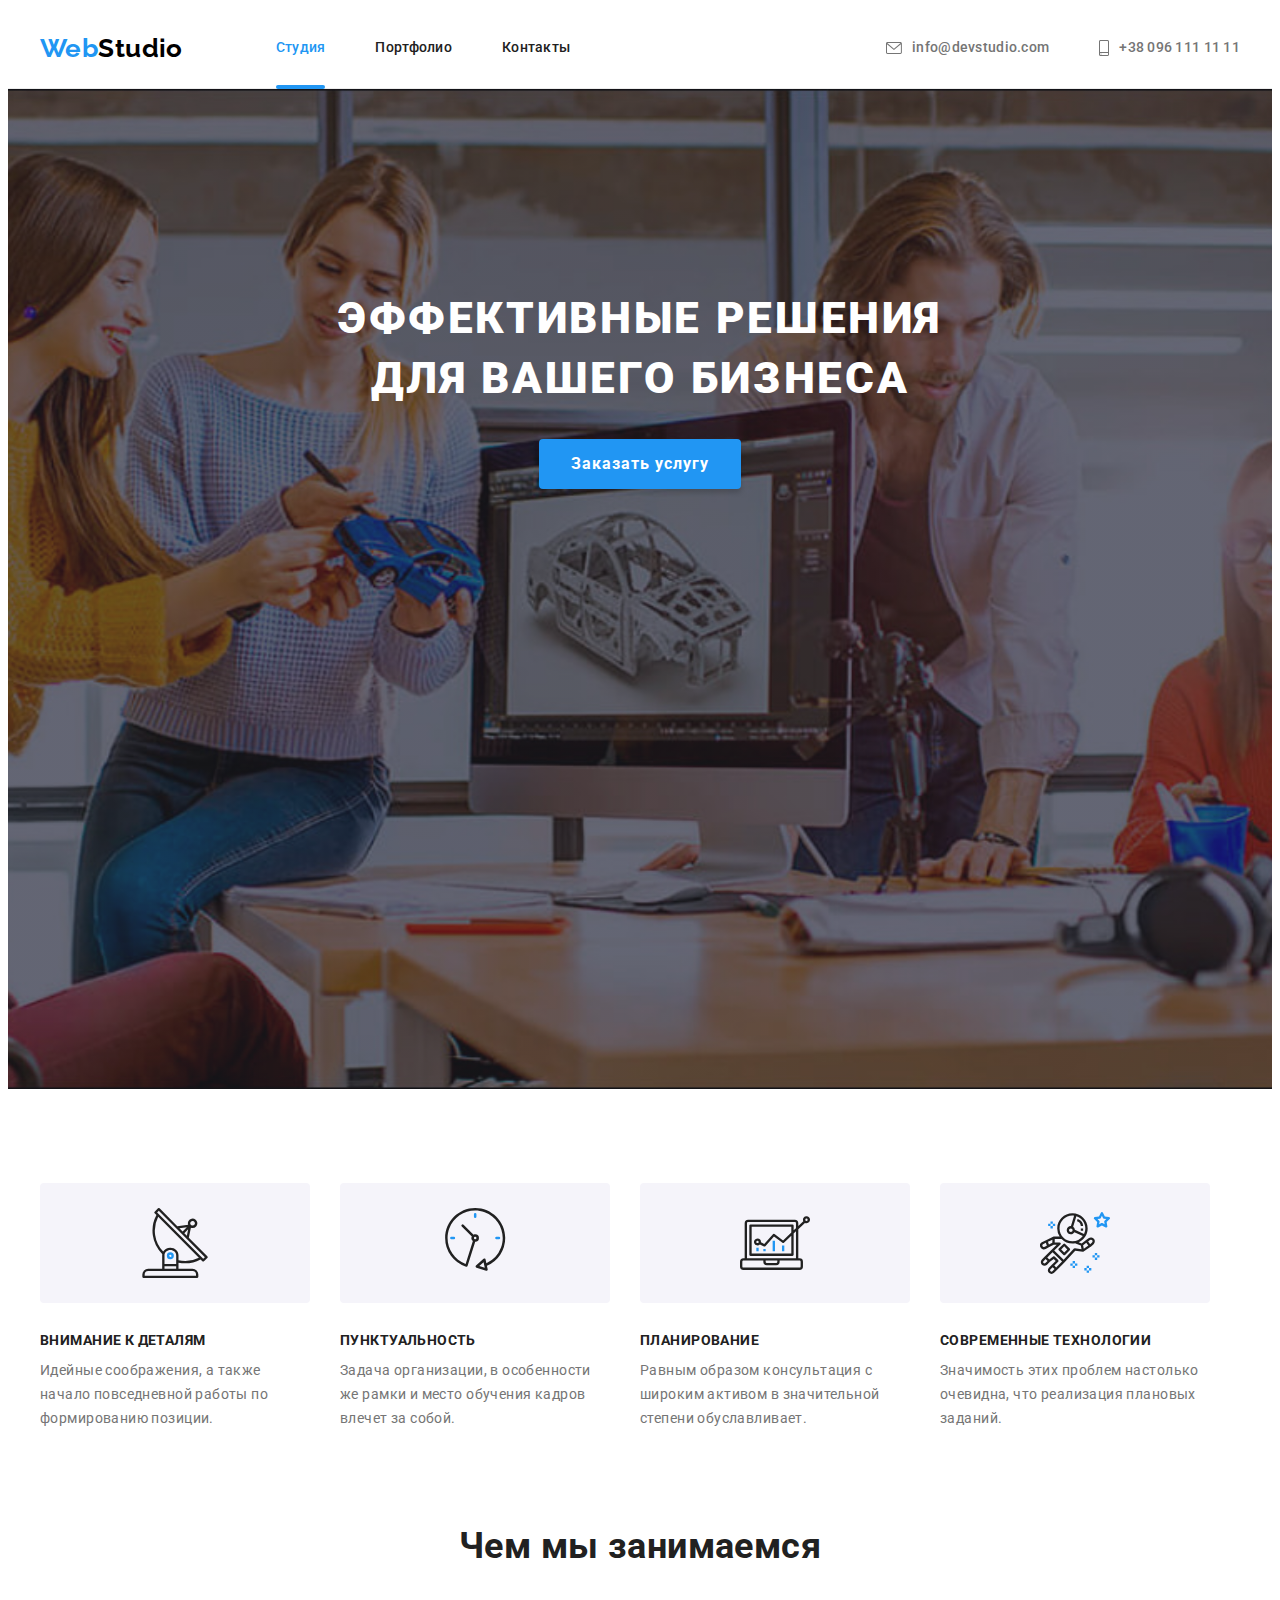
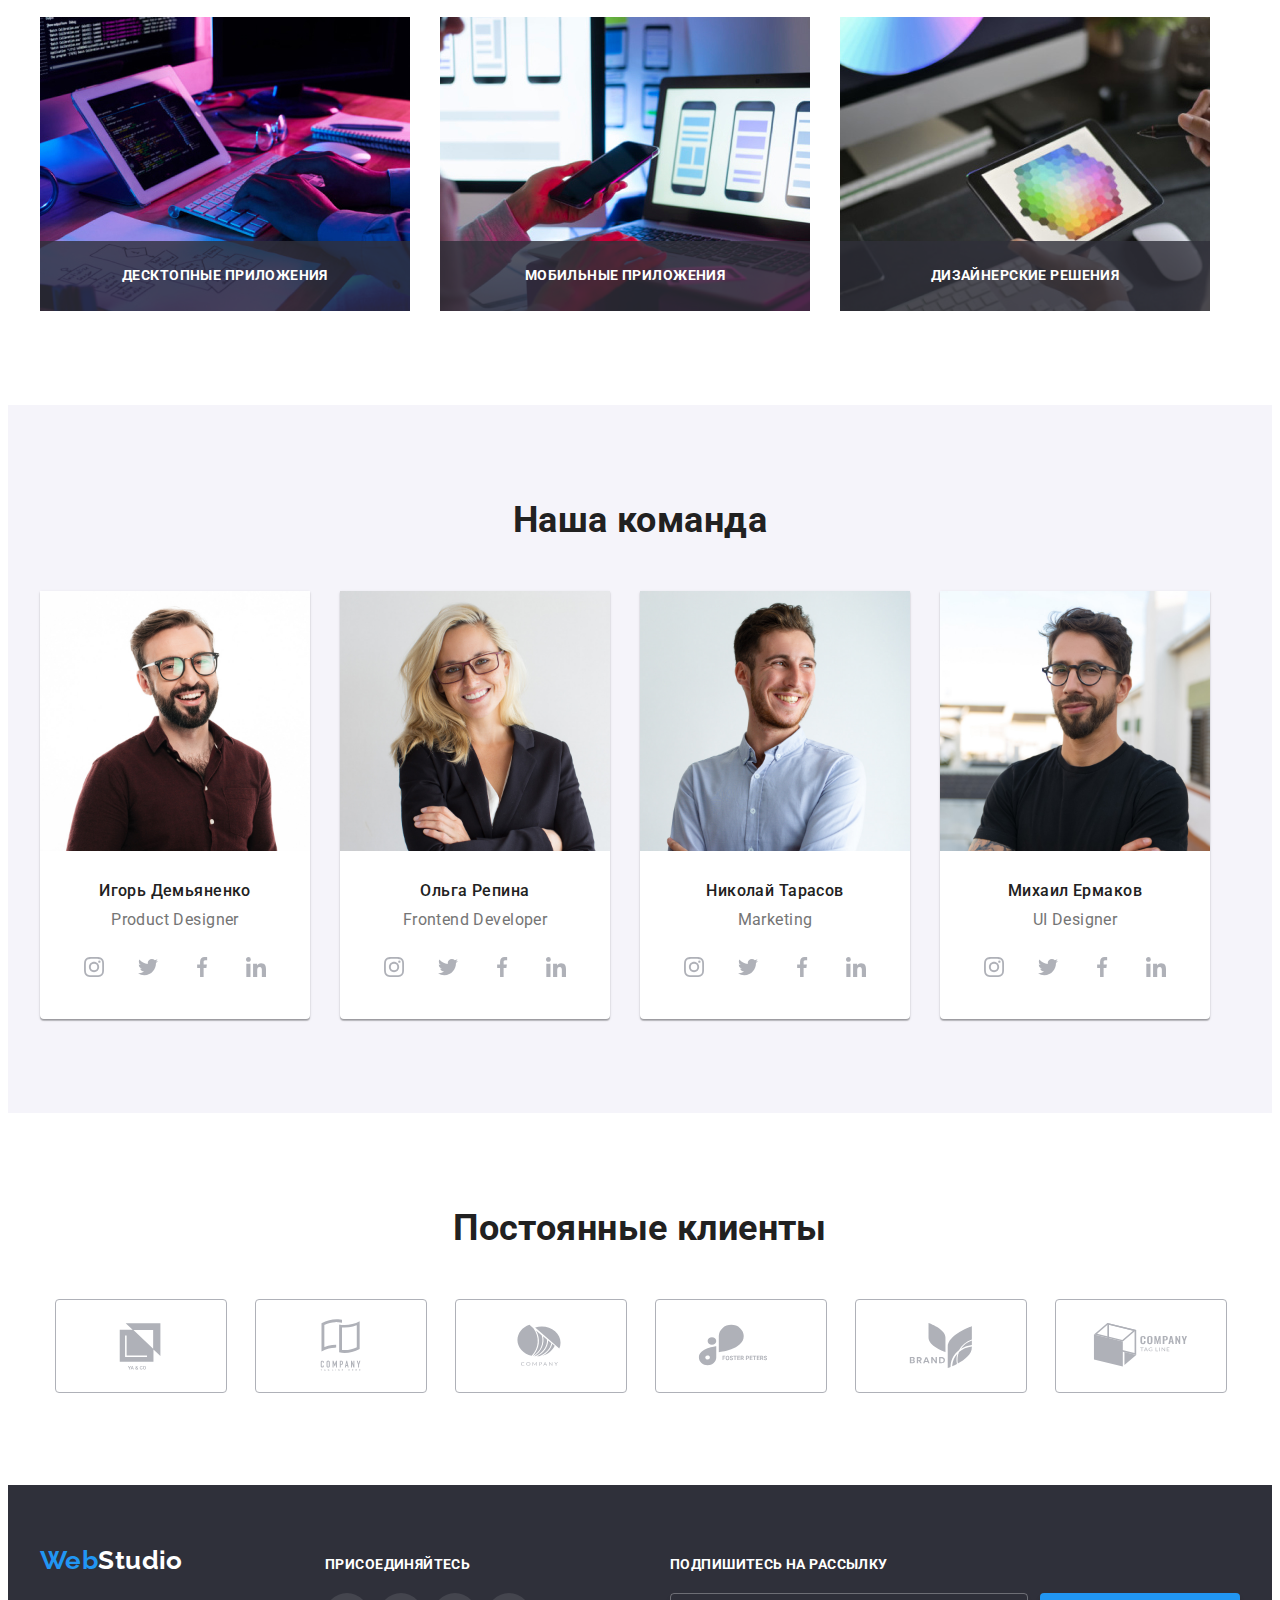
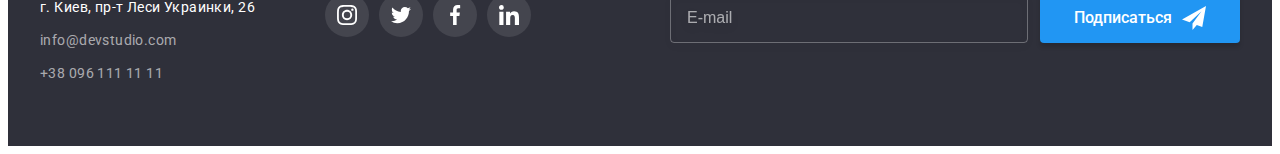
<file: index.html>
<!DOCTYPE html>
<html lang="ru">
  <head>
    <meta charset="UTF-8" />
    <meta http-equiv="X-UA-Compatible" content="IE=edge" />
    <meta name="viewport" content="width=device-width, initial-scale=1.0" />
    <title>Веб студия WebStudio</title>
    <link rel="preconnect" href="https://fonts.googleapis.com" />
    <link rel="preconnect" href="https://fonts.gstatic.com" crossorigin />
    <link
      href="https://fonts.googleapis.com/css2?family=Raleway:wght@700&family=Roboto:wght@400;500;700;900&display=swap"
      rel="stylesheet"
    />
    <link
      rel="stylesheet"
      href="https://cdnjs.cloudflare.com/ajax/libs/modern-normalize/1.1.0/modern-normalize.min.css"
      integrity="sha512-wpPYUAdjBVSE4KJnH1VR1HeZfpl1ub8YT/NKx4PuQ5NmX2tKuGu6U/JRp5y+Y8XG2tV+wKQpNHVUX03MfMFn9Q=="
      crossorigin="anonymous"
      referrerpolicy="no-referrer"
    />
    <link rel="stylesheet" href="./css/main.min.css" />
  </head>

  <body>
    <!-- header -->
    <header class="header">
      <div class="container header__container">
        <a class="logo logo__header" href="./"> <span class="logo--blue">Web</span>Studio </a>
        <nav class="site-nav">
          <ul class="nav-list">
            <li class="nav-list__item">
              <a class="nav-list__link nav-list__link--current" href="./index.html">Студия</a>
            </li>
            <li class="nav-list__item">
              <a class="nav-list__link" href="./portfolio.html">Портфолио</a>
            </li>
            <li class="nav-list__item"><a class="nav-list__link" href="">Контакты</a></li>
          </ul>
        </nav>

        <ul class="contact-list">
          <li class="contact-list__item">
            <a class="contact-list__link" href="mailto:info@devstudio.com">
              <svg class="contact-list__icon" width="16" height="12">
                <use href="images/icons.svg#header-envelope-icon"></use>
              </svg>
              info@devstudio.com</a
            >
          </li>
          <li class="contact-list__item">
            <a class="contact-list__link" href="tel:+380961111111">
              <svg class="contact-list__icon" width="10" height="16">
                <use href="images/icons.svg#header-phone-icon"></use>
              </svg>
              +38 096 111 11 11</a
            >
          </li>
        </ul>
      </div>
    </header>

    <!-- main content -->
    <main>
      <!-- hero -->
      <section class="hero">
        <div class="container">
          <h1 class="hero__title">Эффективные решения для вашего бизнеса</h1>
          <button class="hero__button button" type="button" data-modal-open>Заказать услугу</button>
        </div>
      </section>

      <!-- features -->
      <section class="section">
        <div class="container">
          <h2 class="visually-hidden">Особенности</h2>

          <ul class="feature-list">
            <li class="feature-list__item">
              <div class="feature-list__container">
                <svg class="feature-list__icon" width="70" height="70">
                  <use href="images/icons.svg#feature-antenna"></use>
                </svg>
              </div>
              <h3 class="feature-list__title">Внимание к деталям</h3>
              <p class="feature-list__text">
                Идейные соображения, а также начало повседневной работы по формированию позиции.
              </p>
            </li>
            <li class="feature-list__item">
              <div class="feature-list__container">
                <svg class="feature-list__icon" width="70" height="70">
                  <use href="images/icons.svg#feature-clock"></use>
                </svg>
              </div>
              <h3 class="feature-list__title">Пунктуальность</h3>
              <p class="feature-list__text">
                Задача организации, в особенности же рамки и место обучения кадров влечет за собой.
              </p>
            </li>
            <li class="feature-list__item">
              <div class="feature-list__container">
                <svg class="feature-list__icon" width="70" height="70">
                  <use href="images/icons.svg#feature-diagram"></use>
                </svg>
              </div>
              <h3 class="feature-list__title">Планирование</h3>
              <p class="feature-list__text">
                Равным образом консультация с широким активом в значительной степени обуславливает.
              </p>
            </li>
            <li class="feature-list__item">
              <div class="feature-list__container">
                <svg class="feature-list__icon" width="70" height="70">
                  <use href="images/icons.svg#feature-astronaut"></use>
                </svg>
              </div>
              <h3 class="feature-list__title">Современные технологии</h3>
              <p class="feature-list__text">
                Значимость этих проблем настолько очевидна, что реализация плановых заданий.
              </p>
            </li>
          </ul>
        </div>
      </section>

      <!-- service -->
      <section class="section section--no-padding">
        <div class="container">
          <h2 class="section__title">Чем мы занимаемся</h2>

          <ul class="service-list">
            <li class="service-list__item">
              <img src="./images/box-1.jpg" alt="Програмист печатает код" width="370" />
              <h3 class="service-list__title">Десктопные приложения</h3>
            </li>
            <li class="service-list__item">
              <img
                src="./images/box-2.jpg"
                alt="Дизайнер создает адаптацию шаблона сайта на телефон"
                width="370"
              />
              <h3 class="service-list__title">Мобильные приложения</h3>
            </li>
            <li class="service-list__item">
              <img
                src="./images/box-3.jpg"
                alt="Дизайнер на планшете выбирает цвет на цветовой палитре"
                width="370"
              />
              <h3 class="service-list__title">Дизайнерские решения</h3>
            </li>
          </ul>
        </div>
      </section>

      <!-- team -->
      <section class="section section--other-background">
        <div class="container">
          <h2 class="section__title">Наша команда</h2>

          <ul class="team-list">
            <li class="team-list__item">
              <img src="./images/team-card-1.jpg" alt="Дизайнер продуктов" width="270" />
              <div class="team-list__container">
                <h3 class="team-list__title">Игорь Демьяненко</h3>
                <p class="team-list__text" lang="en">Product Designer</p>

                <ul class="social">
                  <li class="social__item">
                    <a href="" class="social__link" aria-label="instagram">
                      <svg class="social__icon" width="20" height="20">
                        <use href="images/icons.svg#sn-instagram"></use>
                      </svg>
                    </a>
                  </li>
                  <li class="social__item">
                    <a href="" class="social__link" aria-label="twitter">
                      <svg class="social__icon" width="20" height="20">
                        <use href="images/icons.svg#sn-twitter"></use>
                      </svg>
                    </a>
                  </li>
                  <li class="social__item">
                    <a href="" class="social__link" aria-label="facebook">
                      <svg class="social__icon" width="20" height="20">
                        <use href="images/icons.svg#sn-facebook"></use>
                      </svg>
                    </a>
                  </li>
                  <li class="social__item">
                    <a href="" class="social__link" aria-label="linkedin">
                      <svg class="social__icon" width="20" height="20">
                        <use href="images/icons.svg#sn-linkedin"></use>
                      </svg>
                    </a>
                  </li>
                </ul>
              </div>
            </li>
            <li class="team-list__item">
              <img src="./images/team-card-2.jpg" alt="Фронтенд разработчик" width="270" />
              <div class="team-list__container">
                <h3 class="team-list__title">Ольга Репина</h3>
                <p class="team-list__text" lang="en">Frontend Developer</p>

                <ul class="social">
                  <li class="social__item">
                    <a href="" class="social__link" aria-label="instagram">
                      <svg class="social__icon" width="20" height="20">
                        <use href="images/icons.svg#sn-instagram"></use>
                      </svg>
                    </a>
                  </li>
                  <li class="social__item">
                    <a href="" class="social__link" aria-label="twitter">
                      <svg class="social__icon" width="20" height="20">
                        <use href="images/icons.svg#sn-twitter"></use>
                      </svg>
                    </a>
                  </li>
                  <li class="social__item">
                    <a href="" class="social__link" aria-label="facebook">
                      <svg class="social__icon" width="20" height="20">
                        <use href="images/icons.svg#sn-facebook"></use>
                      </svg>
                    </a>
                  </li>
                  <li class="social__item">
                    <a href="" class="social__link" aria-label="linkedin">
                      <svg class="social__icon" width="20" height="20">
                        <use href="images/icons.svg#sn-linkedin"></use>
                      </svg>
                    </a>
                  </li>
                </ul>
              </div>
            </li>
            <li class="team-list__item">
              <img src="./images/team-card-3.jpg" alt="Маркетолог" width="270" />
              <div class="team-list__container">
                <h3 class="team-list__title">Николай Тарасов</h3>
                <p class="team-list__text" lang="en">Marketing</p>

                <ul class="social">
                  <li class="social__item">
                    <a href="" class="social__link" aria-label="instagram">
                      <svg class="social__icon" width="20" height="20">
                        <use href="images/icons.svg#sn-instagram"></use>
                      </svg>
                    </a>
                  </li>
                  <li class="social__item">
                    <a href="" class="social__link" aria-label="twitter">
                      <svg class="social__icon" width="20" height="20">
                        <use href="images/icons.svg#sn-twitter"></use>
                      </svg>
                    </a>
                  </li>
                  <li class="social__item">
                    <a href="" class="social__link" aria-label="facebook">
                      <svg class="social__icon" width="20" height="20">
                        <use href="images/icons.svg#sn-facebook"></use>
                      </svg>
                    </a>
                  </li>
                  <li class="social__item">
                    <a href="" class="social__link" aria-label="linkedin">
                      <svg class="social__icon" width="20" height="20">
                        <use href="images/icons.svg#sn-linkedin"></use>
                      </svg>
                    </a>
                  </li>
                </ul>
              </div>
            </li>
            <li class="team-list__item">
              <img src="./images/team-card-4.jpg" alt="UI дезайнер" width="270" />
              <div class="team-list__container">
                <h3 class="team-list__title">Михаил Ермаков</h3>
                <p class="team-list__text" lang="en">UI Designer</p>

                <ul class="social">
                  <li class="social__item">
                    <a href="" class="social__link" aria-label="instagram">
                      <svg class="social__icon" width="20" height="20">
                        <use href="images/icons.svg#sn-instagram"></use>
                      </svg>
                    </a>
                  </li>
                  <li class="social__item">
                    <a href="" class="social__link" aria-label="twitter">
                      <svg class="social__icon" width="20" height="20">
                        <use href="images/icons.svg#sn-twitter"></use>
                      </svg>
                    </a>
                  </li>
                  <li class="social__item">
                    <a href="" class="social__link" aria-label="facebook">
                      <svg class="social__icon" width="20" height="20">
                        <use href="images/icons.svg#sn-facebook"></use>
                      </svg>
                    </a>
                  </li>
                  <li class="social__item">
                    <a href="" class="social__link" aria-label="linkedin">
                      <svg class="social__icon" width="20" height="20">
                        <use href="images/icons.svg#sn-linkedin"></use>
                      </svg>
                    </a>
                  </li>
                </ul>
              </div>
            </li>
          </ul>
        </div>
      </section>
    </main>

    <!-- clients -->
    <section class="section">
      <div class="container">
        <h2 class="section__title">Постоянные клиенты</h2>

        <ul class="clients-list">
          <li class="clients-list__item">
            <a href="" class="clients-list__link">
              <svg class="clients-list__icon" width="106" height="60">
                <use href="images/icons.svg#client-1"></use>
              </svg>
            </a>
          </li>
          <li class="clients-list__item">
            <a href="" class="clients-list__link">
              <svg class="clients-list__icon" width="106" height="60">
                <use href="images/icons.svg#client-2"></use>
              </svg>
            </a>
          </li>
          <li class="clients-list__item">
            <a href="" class="clients-list__link">
              <svg class="clients-list__icon" width="106" height="60">
                <use href="images/icons.svg#client-3"></use>
              </svg>
            </a>
          </li>
          <li class="clients-list__item">
            <a href="" class="clients-list__link">
              <svg class="clients-list__icon" width="106" height="60">
                <use href="images/icons.svg#client-4"></use>
              </svg>
            </a>
          </li>
          <li class="clients-list__item">
            <a href="" class="clients-list__link">
              <svg class="clients-list__icon" width="106" height="60">
                <use href="images/icons.svg#client-5"></use>
              </svg>
            </a>
          </li>
          <li class="clients-list__item">
            <a href="" class="clients-list__link">
              <svg class="clients-list__icon" width="106" height="60">
                <use href="images/icons.svg#client-6"></use>
              </svg>
            </a>
          </li>
        </ul>
      </div>
    </section>

    <!-- footer -->
    <footer class="footer">
      <div class="container footer__elements">
        <div class="footer_first-column">
          <a class="logo logo__footer logo--dark" href="./">
            <span class="logo--blue">Web</span>Studio
          </a>

          <address>
            <ul class="address-list">
              <li class="address-list__item">
                <a
                  class="address-list__link"
                  href="https://goo.gl/maps/HY3VaiPeCCJGnbPLA"
                  target="_blank"
                  rel="noopener"
                >
                  г. Киев, пр-т Леси Украинки, 26
                </a>
              </li>
              <li class="address-list__item">
                <a
                  class="address-list__link address-list__link--gray"
                  href="mailto:info@devstudio.com"
                  >info@devstudio.com</a
                >
              </li>
              <li class="address-list__item">
                <a class="address-list__link address-list__link--gray" href="tel:+380961111111"
                  >+38 096 111 11 11</a
                >
              </li>
            </ul>
          </address>
        </div>

        <div class="footer__second-column">
          <p class="footer__text">присоединяйтесь</p>
          <ul class="social">
            <li class="social__item">
              <a href="" class="social__link social__link--dark" aria-label="instagram">
                <svg class="social__icon" width="20" height="20">
                  <use href="images/icons.svg#sn-instagram"></use>
                </svg>
              </a>
            </li>
            <li class="social__item">
              <a href="" class="social__link social__link--dark" aria-label="twitter">
                <svg class="social__icon" width="20" height="20">
                  <use href="images/icons.svg#sn-twitter"></use>
                </svg>
              </a>
            </li>
            <li class="social__item">
              <a href="" class="social__link social__link--dark" aria-label="facebook">
                <svg class="social__icon" width="20" height="20">
                  <use href="images/icons.svg#sn-facebook"></use>
                </svg>
              </a>
            </li>
            <li class="social__item">
              <a href="" class="social__link social__link--dark" aria-label="linkedin">
                <svg class="social__icon" width="20" height="20">
                  <use href="images/icons.svg#sn-linkedin"></use>
                </svg>
              </a>
            </li>
          </ul>
        </div>

        <div class="footer__third-column">
          <p class="footer__text">Подпишитесь на рассылку</p>

          <form class="mailing-form">
            <label for="mailing"></label>
            <input
              class="mailing-form__input"
              type="email"
              name="mailing"
              id="mailing"
              placeholder="E-mail"
              required
            />

            <button class="submit-button" type="submit">
              Подписаться
              <svg class="submit-button__icon" width="24" height="24">
                <use href="images/icons.svg#icon-send"></use>
              </svg>
            </button>
          </form>
        </div>
      </div>
    </footer>

    <!-- modal-window -->
    <div class="backdrop backdrop--is-hidden" data-modal>
      <div class="modal-window">
        <button class="close-button modal-window__close-button" type="button" data-modal-close>
          <svg class="close-button__icon" width="18" height="18">
            <use href="images/icons.svg#close-icon"></use>
          </svg>
        </button>
        <p class="modal-window__title">Оставьте свои данные, мы вам перезвоним</p>

        <form class="modal-form">
          <div class="modal-form__field">
            <label class="modal-form__label" for="user-name">Имя</label>
            <div class="modal-form__input-container">
              <input
                class="modal-form__input"
                type="text"
                name="user-name"
                id="user-name"
                minlength="3"
                required
              />
              <svg class="modal-form__icon" width="18" height="18">
                <use href="images/icons.svg#person-icon"></use>
              </svg>
            </div>
          </div>

          <div class="modal-form__field">
            <label class="modal-form__label" for="user-tel">Телефон </label>
            <div class="modal-form__input-container">
              <input class="modal-form__input" type="tel" name="user-tel" id="user-tel" required />
              <svg class="modal-form__icon" width="18" height="18">
                <use href="images/icons.svg#phone-icon"></use>
              </svg>
            </div>
          </div>

          <div class="modal-form__field">
            <label class="modal-form__label" for="user-mail">Почта</label>
            <div class="modal-form__input-container">
              <input
                class="modal-form__input"
                type="email"
                name="user-mail"
                id="user-mail"
                required
              />
              <svg class="modal-form__icon" width="18" height="18">
                <use href="images/icons.svg#email-icon"></use>
              </svg>
            </div>
          </div>

          <div class="modal-form__textarea-container">
            <label class="modal-form__label" for="user-coment">Комментарий</label>
            <textarea
              class="modal-form__textarea"
              name="user-coment"
              id="user-coment"
              placeholder="Введите текст"
            ></textarea>
          </div>

          <label class="modal-form__checkbox-label">
            <input
              class="modal-form__checkbox visually-hidden"
              type="checkbox"
              name="user-checkbox"
              required
            />
            <span class="modal-form__custom-checkbox">
              <svg class="modal-form__custom-checkbox-icon" width="16" height="15">
                <use href="images/icons.svg#icon-check"></use>
              </svg>
            </span>
            <span class="modal-form__checkbox-label-text"
              >Соглашаюсь с рассылкой и принимаю
              <a class="modal-form__checkbox-label-link" href="">Условия договора</a></span
            >
          </label>

          <button class="submit-button modal-form__submit-button" type="submit">Отправить</button>
        </form>
      </div>
    </div>

    <script src="./js/modal.js"></script>
  </body>
</html>
</file>
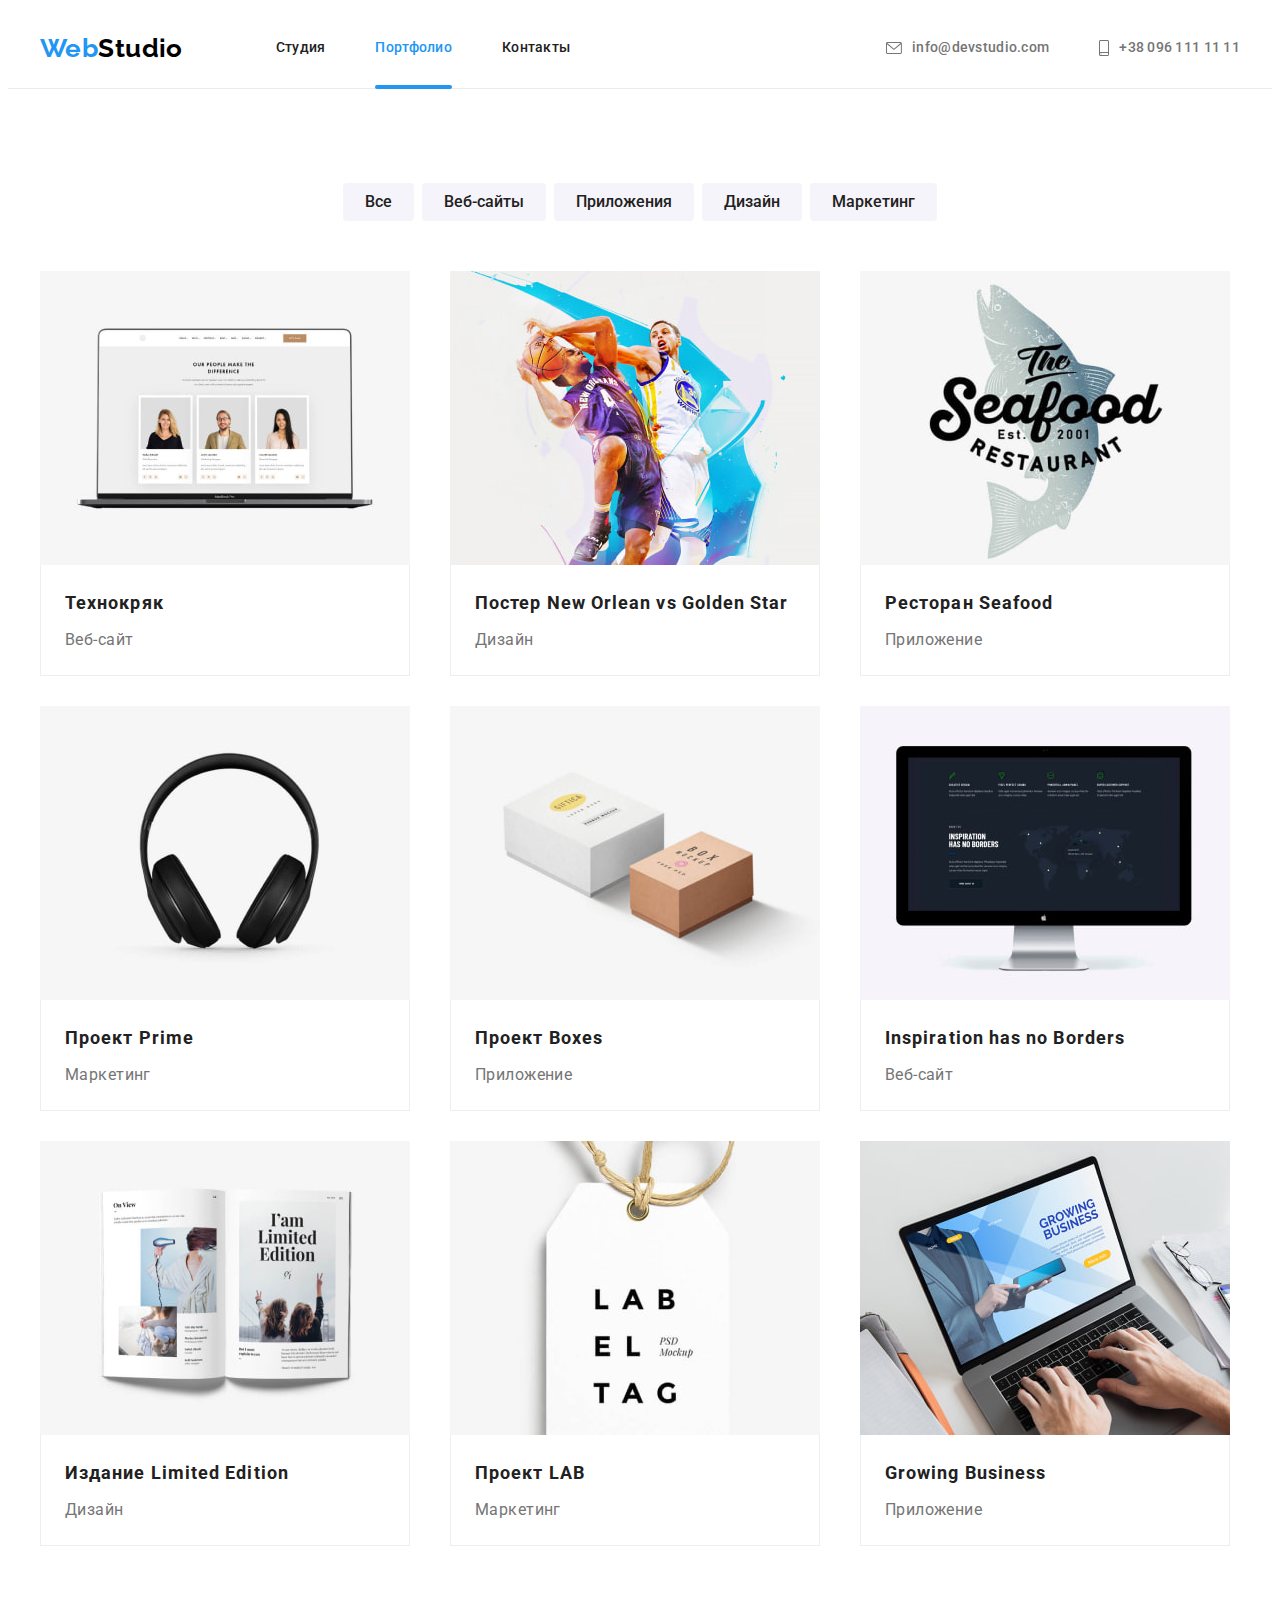
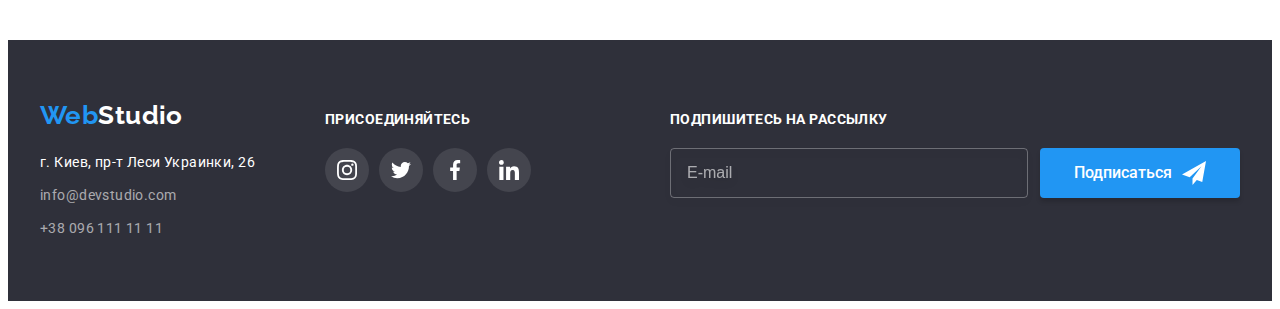
<file: portfolio.html>
<!DOCTYPE html>
<html lang="ru">
  <head>
    <meta charset="UTF-8" />
    <meta http-equiv="X-UA-Compatible" content="IE=edge" />
    <meta name="viewport" content="width=device-width, initial-scale=1.0" />
    <title>Веб студия WebStudio</title>
    <link rel="preconnect" href="https://fonts.googleapis.com" />
    <link rel="preconnect" href="https://fonts.gstatic.com" crossorigin />
    <link
      href="https://fonts.googleapis.com/css2?family=Raleway:wght@700&family=Roboto:wght@400;500;700;900&display=swap"
      rel="stylesheet"
    />
    <link
      rel="stylesheet"
      href="https://cdnjs.cloudflare.com/ajax/libs/modern-normalize/1.1.0/modern-normalize.min.css"
      integrity="sha512-wpPYUAdjBVSE4KJnH1VR1HeZfpl1ub8YT/NKx4PuQ5NmX2tKuGu6U/JRp5y+Y8XG2tV+wKQpNHVUX03MfMFn9Q=="
      crossorigin="anonymous"
      referrerpolicy="no-referrer"
    />
    <link rel="stylesheet" href="./css/main.min.css" />
  </head>

  <body>
    <!-- Хедер -->
    <header class="header">
      <div class="container header__container">
        <a class="logo logo__header" href="./"> <span class="logo--blue">Web</span>Studio </a>
        <nav class="site-nav">
          <ul class="nav-list">
            <li class="nav-list__item">
              <a class="nav-list__link" href="./index.html">Студия</a>
            </li>
            <li class="nav-list__item">
              <a class="nav-list__link nav-list__link--current" href="./portfolio.html"
                >Портфолио</a
              >
            </li>
            <li class="nav-list__item"><a class="nav-list__link" href="">Контакты</a></li>
          </ul>
        </nav>

        <ul class="contact-list">
          <li class="contact-list__item">
            <a class="contact-list__link" href="mailto:info@devstudio.com">
              <svg class="contact-list__icon" width="16" height="12">
                <use href="images/icons.svg#header-envelope-icon"></use>
              </svg>
              info@devstudio.com</a
            >
          </li>
          <li class="contact-list__item">
            <a class="contact-list__link" href="tel:+380961111111">
              <svg class="contact-list__icon" width="10" height="16">
                <use href="images/icons.svg#header-phone-icon"></use>
              </svg>
              +38 096 111 11 11</a
            >
          </li>
        </ul>
      </div>
    </header>

    <!-- Основной контент -->
    <main>
      <section class="section">
        <div class="container">
          <h1 class="visually-hidden">Портфолио</h1>
          <!-- Кнопки -->
          <ul class="filter-list">
            <li class="filter-list__item">
              <button class="filter-list__button" type="button">Все</button>
            </li>
            <li class="filter-list__item">
              <button class="filter-list__button" type="button">Веб-сайты</button>
            </li>
            <li class="filter-list__item">
              <button class="filter-list__button" type="button">Приложения</button>
            </li>
            <li class="filter-list__item">
              <button class="filter-list__button" type="button">Дизайн</button>
            </li>
            <li class="filter-list__item">
              <button class="filter-list__button" type="button">Маркетинг</button>
            </li>
          </ul>
          <!-- Список проектов -->
          <ul class="project-list">
            <li class="project-list__item">
              <a class="project-list__link" href="">
                <div class="project-list__container">
                  <img
                    src="./images/portfolio-1.jpg"
                    alt="На экране ноутбука главная страница сайта"
                    width="370"
                  />
                  <p class="project-list__overlay-description">
                    Технокряк это современная площадка распространения коронавируса. Компании
                    используют эту платформу для цифрового шпионажа и атак на защищённые сервера
                    конкурентов.
                  </p>
                </div>
                <div class="project-list__thumb">
                  <h2 class="project-list__title">Технокряк</h2>
                  <p class="project-list__text">Веб-сайт</p>
                </div>
              </a>
            </li>

            <li class="project-list__item">
              <a class="project-list__link" href="">
                <div class="project-list__container">
                  <img src="./images/portfolio-2.jpg" alt="Два баскетболиста" width="370" />
                  <p class="project-list__overlay-description">
                    Технокряк это современная площадка распространения коронавируса. Компании
                    используют эту платформу для цифрового шпионажа и атак на защищённые сервера
                    конкурентов.
                  </p>
                </div>
                <div class="project-list__thumb">
                  <h2 class="project-list__title">
                    Постер <span lang="en">New Orlean vs Golden Star</span>
                  </h2>
                  <p class="project-list__text">Дизайн</p>
                </div>
              </a>
            </li>

            <li class="project-list__item">
              <a class="project-list__link" href="">
                <div class="project-list__container">
                  <img src="./images/portfolio-3.jpg" alt="Логотип ресторана" width="370" />
                  <p class="project-list__overlay-description">
                    Технокряк это современная площадка распространения коронавируса. Компании
                    используют эту платформу для цифрового шпионажа и атак на защищённые сервера
                    конкурентов.
                  </p>
                </div>
                <div class="project-list__thumb">
                  <h2 class="project-list__title">Ресторан <span lang="en">Seafood</span></h2>
                  <p class="project-list__text">Приложение</p>
                </div>
              </a>
            </li>

            <li class="project-list__item">
              <a class="project-list__link" href="">
                <div class="project-list__container">
                  <img src="./images/portfolio-4.jpg" alt="Наушники закрытого типа" width="370" />
                  <p class="project-list__overlay-description">
                    Технокряк это современная площадка распространения коронавируса. Компании
                    используют эту платформу для цифрового шпионажа и атак на защищённые сервера
                    конкурентов.
                  </p>
                </div>
                <div class="project-list__thumb">
                  <h2 class="project-list__title">Проект <span lang="en">Prime</span></h2>
                  <p class="project-list__text">Маркетинг</p>
                </div>
              </a>
            </li>

            <li class="project-list__item">
              <a class="project-list__link" href="">
                <div class="project-list__container">
                  <img src="./images/portfolio-5.jpg" alt="Две картонные коробки" width="370" />
                  <p class="project-list__overlay-description">
                    Технокряк это современная площадка распространения коронавируса. Компании
                    используют эту платформу для цифрового шпионажа и атак на защищённые сервера
                    конкурентов.
                  </p>
                </div>
                <div class="project-list__thumb">
                  <h2 class="project-list__title">Проект <span lang="en">Boxes</span></h2>
                  <p class="project-list__text">Приложение</p>
                </div>
              </a>
            </li>

            <li class="project-list__item">
              <a class="project-list__link" href="">
                <div class="project-list__container">
                  <img
                    src="./images/portfolio-6.jpg"
                    alt="На экране монитора главная страница сайта"
                    width="370"
                  />
                  <p class="project-list__overlay-description">
                    Технокряк это современная площадка распространения коронавируса. Компании
                    используют эту платформу для цифрового шпионажа и атак на защищённые сервера
                    конкурентов.
                  </p>
                </div>
                <div class="project-list__thumb">
                  <h2 class="project-list__title" lang="en">Inspiration has no Borders</h2>
                  <p class="project-list__text">Веб-сайт</p>
                </div>
              </a>
            </li>

            <li class="project-list__item">
              <a class="project-list__link" href="">
                <div class="project-list__container">
                  <img src="./images/portfolio-7.jpg" alt="Раскрытая книга" width="370" />
                  <p class="project-list__overlay-description">
                    Технокряк это современная площадка распространения коронавируса. Компании
                    используют эту платформу для цифрового шпионажа и атак на защищённые сервера
                    конкурентов.
                  </p>
                </div>
                <div class="project-list__thumb">
                  <h2 class="project-list__title">
                    Издание <span lang="en">Limited Edition</span>
                  </h2>
                  <p class="project-list__text">Дизайн</p>
                </div>
              </a>
            </li>

            <li class="project-list__item">
              <a class="project-list__link" href="">
                <div class="project-list__container">
                  <img
                    src="./images/portfolio-8.jpg"
                    alt="Бирка с названием компании"
                    width="370"
                  />
                  <p class="project-list__overlay-description">
                    Технокряк это современная площадка распространения коронавируса. Компании
                    используют эту платформу для цифрового шпионажа и атак на защищённые сервера
                    конкурентов.
                  </p>
                </div>
                <div class="project-list__thumb">
                  <h2 class="project-list__title">Проект <span lang="en">LAB</span></h2>
                  <p class="project-list__text">Маркетинг</p>
                </div>
              </a>
            </li>

            <li class="project-list__item">
              <a class="project-list__link" href="">
                <div class="project-list__container">
                  <img
                    src="./images/portfolio-9.jpg"
                    alt="Человек печатает на ноутбуке"
                    width="370"
                  />
                  <p class="project-list__overlay-description">
                    Технокряк это современная площадка распространения коронавируса. Компании
                    используют эту платформу для цифрового шпионажа и атак на защищённые сервера
                    конкурентов.
                  </p>
                </div>
                <div class="project-list__thumb">
                  <h2 class="project-list__title" lang="en">Growing Business</h2>
                  <p class="project-list__text">Приложение</p>
                </div>
              </a>
            </li>
          </ul>
        </div>
      </section>
    </main>

    <!-- Футер -->
    <footer class="footer">
      <div class="container footer__elements">
        <div class="footer_first-column">
          <a class="logo logo__footer logo--dark" href="./">
            <span class="logo--blue">Web</span>Studio
          </a>

          <address>
            <ul class="address-list">
              <li class="address-list__item">
                <a
                  class="address-list__link"
                  href="https://goo.gl/maps/HY3VaiPeCCJGnbPLA"
                  target="_blank"
                  rel="noopener"
                >
                  г. Киев, пр-т Леси Украинки, 26
                </a>
              </li>
              <li class="address-list__item">
                <a
                  class="address-list__link address-list__link--gray"
                  href="mailto:info@devstudio.com"
                  >info@devstudio.com</a
                >
              </li>
              <li class="address-list__item">
                <a class="address-list__link address-list__link--gray" href="tel:+380961111111"
                  >+38 096 111 11 11</a
                >
              </li>
            </ul>
          </address>
        </div>

        <div class="footer__second-column">
          <p class="footer__text">присоединяйтесь</p>
          <ul class="social">
            <li class="social__item">
              <a href="" class="social__link social__link--dark" aria-label="instagram">
                <svg class="social__icon" width="20" height="20">
                  <use href="images/icons.svg#sn-instagram"></use>
                </svg>
              </a>
            </li>
            <li class="social__item">
              <a href="" class="social__link social__link--dark" aria-label="twitter">
                <svg class="social__icon" width="20" height="20">
                  <use href="images/icons.svg#sn-twitter"></use>
                </svg>
              </a>
            </li>
            <li class="social__item">
              <a href="" class="social__link social__link--dark" aria-label="facebook">
                <svg class="social__icon" width="20" height="20">
                  <use href="images/icons.svg#sn-facebook"></use>
                </svg>
              </a>
            </li>
            <li class="social__item">
              <a href="" class="social__link social__link--dark" aria-label="linkedin">
                <svg class="social__icon" width="20" height="20">
                  <use href="images/icons.svg#sn-linkedin"></use>
                </svg>
              </a>
            </li>
          </ul>
        </div>

        <div class="footer__third-column">
          <p class="footer__text">Подпишитесь на рассылку</p>

          <form class="mailing-form">
            <label for="mailing"></label>
            <input
              class="mailing-form__input"
              type="email"
              name="mailing"
              id="mailing"
              placeholder="E-mail"
              required
            />

            <button class="submit-button" type="submit">
              Подписаться
              <svg class="submit-button__icon" width="24" height="24">
                <use href="images/icons.svg#icon-send"></use>
              </svg>
            </button>
          </form>
        </div>
      </div>
    </footer>
  </body>
</html>
</file>
<file: css/main.min.css>
h1,h2,h3,h4,h5,h6,p{margin-top:0;margin-bottom:0}ul{list-style:none;padding-left:0;margin-top:0;margin-bottom:0}img{display:block;max-width:100%;height:auto}body{font-family:'Roboto', sans-serif;font-size:14px;letter-spacing:0.03em;color:#757575;background-color:#fff}a{display:inline-block;text-decoration:none}.visually-hidden{position:absolute;white-space:nowrap;width:1px;height:1px;overflow:hidden;border:0;padding:0;clip:rect(0 0 0 0);-webkit-clip-path:inset(50%);clip-path:inset(50%);margin:-1px}.logo{font-family:Raleway, sans-serif;font-weight:700;font-size:26px;line-height:1.19;color:#000}.logo--blue{color:#2196f3}.logo--dark{color:#fff}.button,.submit-button,.filter-list__button{display:inline-block;border:0;border-radius:4px;padding:6px 22px;font-family:inherit;font-weight:500;font-size:16px;line-height:1.62;text-align:center;color:#212121;background-color:#fff;cursor:pointer;-webkit-user-select:none;-moz-user-select:none;-ms-user-select:none;user-select:none}.submit-button{display:-webkit-box;display:-ms-flexbox;display:flex;-webkit-box-align:center;-ms-flex-align:center;align-items:center;-webkit-box-pack:center;-ms-flex-pack:center;justify-content:center;width:200px;height:50px;color:#fff;background-color:#2196f3;-webkit-box-shadow:0px 4px 4px rgba(0,0,0,0.15);box-shadow:0px 4px 4px rgba(0,0,0,0.15);-webkit-transition:background-color 250ms cubic-bezier(0.4, 0, 0.2, 1);transition:background-color 250ms cubic-bezier(0.4, 0, 0.2, 1)}.submit-button:hover,.submit-button:focus{background-color:#188ce8}.submit-button__icon{margin-left:10px}.close-button{display:-webkit-box;display:-ms-flexbox;display:flex;-webkit-box-pack:center;-ms-flex-pack:center;justify-content:center;-webkit-box-align:center;-ms-flex-align:center;align-items:center;padding:5px;width:30px;height:30px;background-color:transparent;border:1px solid rgba(0,0,0,0.1);border-radius:50%;cursor:pointer;-webkit-transition:fill 250ms cubic-bezier(0.4, 0, 0.2, 1);transition:fill 250ms cubic-bezier(0.4, 0, 0.2, 1)}.close-button:hover,.close-button:focus{fill:#2196f3}.social{display:-webkit-box;display:-ms-flexbox;display:flex;-webkit-box-pack:center;-ms-flex-pack:center;justify-content:center}.social__item{width:44px;height:44px}.social__item:not(:last-child){margin-right:10px}.social__link{display:-webkit-box;display:-ms-flexbox;display:flex;-webkit-box-pack:center;-ms-flex-pack:center;justify-content:center;-webkit-box-align:center;-ms-flex-align:center;align-items:center;width:100%;height:100%;border-radius:50%;color:#afb1b8;-webkit-transition:color 250ms cubic-bezier(0.4, 0, 0.2, 1),background-color 250ms cubic-bezier(0.4, 0, 0.2, 1);transition:color 250ms cubic-bezier(0.4, 0, 0.2, 1),background-color 250ms cubic-bezier(0.4, 0, 0.2, 1)}.social__link--dark{color:#fff;background-color:rgba(255,255,255,0.1)}.social__link:hover,.social__link:focus{border-radius:50%;background-color:#2196f3;color:#ffffff}.social__icon{fill:currentColor}.backdrop{position:fixed;top:0;left:0;bottom:0;right:0;background-color:rgba(0,0,0,0.2);opacity:1;-webkit-transition:opacity 250ms cubic-bezier(0.4, 0, 0.2, 1),visibility 250ms cubic-bezier(0.4, 0, 0.2, 1);transition:opacity 250ms cubic-bezier(0.4, 0, 0.2, 1),visibility 250ms cubic-bezier(0.4, 0, 0.2, 1)}.backdrop--is-hidden{visibility:hidden;opacity:0;pointer-events:none}.container{width:1200px;padding:0 15px;margin-right:auto;margin-left:auto}.section{padding-top:94px;padding-bottom:94px}.section--no-padding{padding-top:0}.section--other-background{background-color:#f5f4fa}.section__title{margin-bottom:50px;font-weight:700;font-size:36px;line-height:1.17;text-align:center;color:#212121}.header{border-bottom:1px solid #ececec}.header__container{display:-webkit-box;display:-ms-flexbox;display:flex;-webkit-box-align:center;-ms-flex-align:center;align-items:center}.logo__header{margin-right:93px}.site-nav{display:-webkit-box;display:-ms-flexbox;display:flex;-webkit-box-align:center;-ms-flex-align:center;align-items:center}.nav-list{display:-webkit-box;display:-ms-flexbox;display:flex}.nav-list__item{position:relative}.nav-list__item:not(:last-child){margin-right:50px}.nav-list__link{display:block;padding-top:32px;padding-bottom:32px;font-weight:500;line-height:1.14;letter-spacing:0.02em;color:#212121;-webkit-transition:color 250ms cubic-bezier(0.4, 0, 0.2, 1);transition:color 250ms cubic-bezier(0.4, 0, 0.2, 1)}.nav-list__link:hover,.nav-list__link:focus{color:#2196f3}.nav-list__link--current{color:#2196f3}.nav-list__link--current::after{content:'';position:absolute;bottom:-1px;display:block;height:4px;width:100%;background-color:#2196f3;border-radius:2px;-webkit-animation:moveCurrentDecoration 350ms cubic-bezier(0.4, 0, 0.2, 1);animation:moveCurrentDecoration 350ms cubic-bezier(0.4, 0, 0.2, 1)}@-webkit-keyframes moveCurrentDecoration{0%{-webkit-transform:scaleX(0);transform:scaleX(0);-webkit-transform-origin:center left;transform-origin:center left;opacity:0}100%{-webkit-transform:scaleX(1);transform:scaleX(1);-webkit-transform-origin:center left;transform-origin:center left;opacity:1}}@keyframes moveCurrentDecoration{0%{-webkit-transform:scaleX(0);transform:scaleX(0);-webkit-transform-origin:center left;transform-origin:center left;opacity:0}100%{-webkit-transform:scaleX(1);transform:scaleX(1);-webkit-transform-origin:center left;transform-origin:center left;opacity:1}}.contact-list{display:-webkit-box;display:-ms-flexbox;display:flex;margin-left:auto}.contact-list__item:not(:last-child){margin-right:50px}.contact-list__link{display:-webkit-box;display:-ms-flexbox;display:flex;-webkit-box-align:center;-ms-flex-align:center;align-items:center;padding-top:32px;padding-bottom:32px;font-weight:500;line-height:1.14;letter-spacing:0.02em;color:#757575;-webkit-transition:color 250ms cubic-bezier(0.4, 0, 0.2, 1);transition:color 250ms cubic-bezier(0.4, 0, 0.2, 1)}.contact-list__link:hover,.contact-list__link:focus{color:#2196f3}.contact-list__icon{margin-right:10px;fill:currentColor}.hero{max-width:1600px;height:600px;padding-top:200px;padding-bottom:200px;margin-right:auto;margin-left:auto;text-align:center;background-color:#2f303a;background-image:-webkit-gradient(linear, left top, left bottom, from(rgba(47,48,58,0.4)), to(rgba(47,48,58,0.4))),url(../images/bgi-hero.jpg);background-image:linear-gradient(to bottom, rgba(47,48,58,0.4), rgba(47,48,58,0.4)),url(../images/bgi-hero.jpg);background-repeat:no-repeat;background-position:center;background-size:cover}.hero__title{width:696px;margin-left:auto;margin-right:auto;margin-bottom:30px;font-weight:900;font-size:44px;line-height:1.36;letter-spacing:0.06em;text-transform:uppercase;color:#fff}.hero__button{padding:10px 32px;font-weight:700;line-height:1.87;letter-spacing:0.06em;color:#fff;background-color:#2196f3;-webkit-box-shadow:0px 4px 4px rgba(0,0,0,0.15);box-shadow:0px 4px 4px rgba(0,0,0,0.15);-webkit-transition:background-color 250ms cubic-bezier(0.4, 0, 0.2, 1);transition:background-color 250ms cubic-bezier(0.4, 0, 0.2, 1)}.hero__button:hover,.hero__button:focus{background-color:#188ce8}.feature-list{display:-webkit-box;display:-ms-flexbox;display:flex}.feature-list__item{-ms-flex-preferred-size:270px;flex-basis:270px}.feature-list__item:not(:last-child){margin-right:30px}.feature-list__container{display:-webkit-box;display:-ms-flexbox;display:flex;-webkit-box-pack:center;-ms-flex-pack:center;justify-content:center;-webkit-box-align:center;-ms-flex-align:center;align-items:center;width:270px;height:120px;margin-bottom:30px;border-radius:4px;background-color:#f5f4fa}.feature-list__title{margin-bottom:10px;color:#212121;font-weight:700;font-size:14px;line-height:1.13;text-transform:uppercase}.feature-list__text{line-height:1.71}.service-list{display:-webkit-box;display:-ms-flexbox;display:flex}.service-list__item{position:relative;-ms-flex-preferred-size:370px;flex-basis:370px}.service-list__item:not(:last-child){margin-right:30px}.service-list__title{position:absolute;bottom:0;left:0;display:-webkit-box;display:-ms-flexbox;display:flex;-webkit-box-pack:center;-ms-flex-pack:center;justify-content:center;-webkit-box-align:center;-ms-flex-align:center;align-items:center;width:100%;height:70px;font-size:14px;font-weight:700;line-height:1.14;text-align:center;text-transform:uppercase;color:#fff;background-color:rgba(47,48,58,0.8)}.team-list{display:-webkit-box;display:-ms-flexbox;display:flex}.team-list__item{-ms-flex-preferred-size:270px;flex-basis:270px;background-color:#fff;-webkit-box-shadow:0px 1px 3px rgba(0,0,0,0.12),0px 1px 1px rgba(0,0,0,0.14),0px 2px 1px rgba(0,0,0,0.2);box-shadow:0px 1px 3px rgba(0,0,0,0.12),0px 1px 1px rgba(0,0,0,0.14),0px 2px 1px rgba(0,0,0,0.2);border-radius:0px 0px 4px 4px}.team-list__item:not(:last-child){margin-right:30px}.team-list__container{padding-top:30px;padding-bottom:30px}.team-list__title{margin-bottom:10px;font-weight:500;font-size:16px;line-height:1.19;text-align:center;color:#212121}.team-list__text{margin-bottom:16px;font-size:16px;line-height:1.19;text-align:center}.clients-list{display:-webkit-box;display:-ms-flexbox;display:flex;-webkit-box-pack:center;-ms-flex-pack:center;justify-content:center}.clients-list__item{width:170px;height:92px}.clients-list__item:not(:last-child){margin-right:30px}.clients-list__link{display:-webkit-box;display:-ms-flexbox;display:flex;-webkit-box-pack:center;-ms-flex-pack:center;justify-content:center;-webkit-box-align:center;-ms-flex-align:center;align-items:center;width:100%;height:100%;border:1px solid #afb1b8;border-radius:4px;color:#afb1b8;-webkit-transition:color 250ms cubic-bezier(0.4, 0, 0.2, 1),border-color 250ms cubic-bezier(0.4, 0, 0.2, 1);transition:color 250ms cubic-bezier(0.4, 0, 0.2, 1),border-color 250ms cubic-bezier(0.4, 0, 0.2, 1)}.clients-list__link:hover,.clients-list__link:focus{color:#2196f3;border-color:#2196f3}.clients-list__icon{fill:currentColor}.footer{padding-top:60px;padding-bottom:60px;background-color:#2f303a}.footer__elements{display:-webkit-box;display:-ms-flexbox;display:flex;-webkit-box-align:baseline;-ms-flex-align:baseline;align-items:baseline}.footer_first-column{margin-right:70px}.footer__third-column{margin-left:auto}.logo__footer{margin-bottom:20px}.address-list{font-style:normal}.address-list__item:not(:last-child){margin-bottom:9px}.address-list__link{line-height:1.71;color:#fff;-webkit-transition:color 250ms cubic-bezier(0.4, 0, 0.2, 1);transition:color 250ms cubic-bezier(0.4, 0, 0.2, 1)}.address-list__link--gray{color:rgba(255,255,255,0.6)}.address-list__link:hover,.address-list__link:focus{color:#2196f3}.footer__text{margin-bottom:20px;text-transform:uppercase;font-weight:700;line-height:1.14;color:#fff}.mailing-form{display:-webkit-box;display:-ms-flexbox;display:flex;-webkit-box-align:center;-ms-flex-align:center;align-items:center}.mailing-form__input{width:358px;height:50px;padding:0 16px;margin-right:12px;font-size:16px;line-height:1.25;color:rgba(255,255,255,0.6);background-color:transparent;border:1px solid rgba(255,255,255,0.3);-webkit-box-sizing:border-box;box-sizing:border-box;-webkit-filter:drop-shadow(0px 4px 4px rgba(0,0,0,0.15));filter:drop-shadow(0px 4px 4px rgba(0,0,0,0.15));border-radius:4px}.mailing-form__input::-webkit-input-placeholder{color:rgba(255,255,255,0.6)}.mailing-form__input:-ms-input-placeholder{color:rgba(255,255,255,0.6)}.mailing-form__input::-ms-input-placeholder{color:rgba(255,255,255,0.6)}.mailing-form__input::placeholder{color:rgba(255,255,255,0.6)}.modal-window{position:absolute;top:50%;left:50%;width:528px;min-height:581px;padding:40px;-webkit-box-shadow:0px 1px 3px rgba(0,0,0,0.12),0px 1px 1px rgba(0,0,0,0.14),0px 2px 1px rgba(0,0,0,0.2);box-shadow:0px 1px 3px rgba(0,0,0,0.12),0px 1px 1px rgba(0,0,0,0.14),0px 2px 1px rgba(0,0,0,0.2);border-radius:4px;background:#ffffff;-webkit-transform:translate(-50%, -50%) scale(1);transform:translate(-50%, -50%) scale(1);-webkit-transition:-webkit-transform 250ms cubic-bezier(0.4, 0, 0.2, 1);transition:-webkit-transform 250ms cubic-bezier(0.4, 0, 0.2, 1);transition:transform 250ms cubic-bezier(0.4, 0, 0.2, 1);transition:transform 250ms cubic-bezier(0.4, 0, 0.2, 1), -webkit-transform 250ms cubic-bezier(0.4, 0, 0.2, 1)}.backdrop--is-hidden .modal-window{-webkit-transform:translate(-50%, -50%) scale(1.1);transform:translate(-50%, -50%) scale(1.1)}.modal-window__close-button{position:absolute;top:8px;right:8px}.modal-window__title{margin-bottom:12px;font-size:20px;font-weight:700;line-height:1.15;text-align:center;color:#212121}.modal-form__field{margin-bottom:10px}.modal-form__label{display:block;margin-bottom:4px;font-size:12px;line-height:1.17;letter-spacing:0.01em}.modal-form__input{width:100%;height:40px;padding:0 10px 0 42px;font-size:16px;color:#212121;background-color:transparent;border:1px solid rgba(33,33,33,0.2);border-radius:4px;outline:none;-webkit-transition:border-color 250ms cubic-bezier(0.4, 0, 0.2, 1);transition:border-color 250ms cubic-bezier(0.4, 0, 0.2, 1)}.modal-form__input:focus{border-color:#2196f3}.modal-form__input-container{position:relative}.modal-form__icon{position:absolute;top:50%;left:12px;-webkit-transform:translateY(-50%);transform:translateY(-50%);-webkit-transition:fill 250ms cubic-bezier(0.4, 0, 0.2, 1);transition:fill 250ms cubic-bezier(0.4, 0, 0.2, 1)}.modal-form__input:focus+.modal-form__icon{fill:#2196f3}.modal-form__textarea-container{margin-bottom:20px}.modal-form__textarea{display:block;width:100%;height:120px;padding:12px 16px;line-height:1.14;letter-spacing:0.01em;color:#212121;background-color:transparent;border:1px solid rgba(33,33,33,0.2);border-radius:4px;resize:none;outline:none;-webkit-transition:border-color 250ms cubic-bezier(0.4, 0, 0.2, 1);transition:border-color 250ms cubic-bezier(0.4, 0, 0.2, 1)}.modal-form__textarea::-webkit-input-placeholder{color:rgba(117,117,117,0.5)}.modal-form__textarea:-ms-input-placeholder{color:rgba(117,117,117,0.5)}.modal-form__textarea::-ms-input-placeholder{color:rgba(117,117,117,0.5)}.modal-form__textarea::placeholder{color:rgba(117,117,117,0.5)}.modal-form__textarea:focus{border-color:#2196f3}.modal-form__checkbox-label{display:-webkit-box;display:-ms-flexbox;display:flex;-webkit-box-pack:center;-ms-flex-pack:center;justify-content:center;-webkit-box-align:center;-ms-flex-align:center;align-items:center;margin-bottom:30px}.modal-form__custom-checkbox{display:-webkit-box;display:-ms-flexbox;display:flex;-webkit-box-pack:center;-ms-flex-pack:center;justify-content:center;-webkit-box-align:center;-ms-flex-align:center;align-items:center;margin-right:8px;width:16px;height:15px;border:2px solid #212121;border-radius:2px}.modal-form__checkbox:checked+.modal-form__custom-checkbox{background-color:#188ce8;border:none}.modal-form__checkbox:focus+.modal-form__custom-checkbox{outline:#2196f3 solid 1px}.modal-form__custom-checkbox-icon{fill:transparent}.modal-form__checkbox:checked+.modal-form__custom-checkbox .modal-form__custom-checkbox-icon{fill:#ffffff}.modal-form__checkbox-label-text{line-height:1.71}.modal-form__checkbox-label-link{text-decoration:underline;color:#2196f3}.modal-form__submit-button{margin-left:auto;margin-right:auto}.filter-list{display:-webkit-box;display:-ms-flexbox;display:flex;-webkit-box-pack:center;-ms-flex-pack:center;justify-content:center;margin-bottom:50px}.filter-list__item:not(:last-child){margin-right:8px}.filter-list__button{color:#212121;background-color:#f5f4fa;-webkit-transition:color 250ms cubic-bezier(0.4, 0, 0.2, 1),background-color 250ms cubic-bezier(0.4, 0, 0.2, 1),-webkit-box-shadow 250ms cubic-bezier(0.4, 0, 0.2, 1);transition:color 250ms cubic-bezier(0.4, 0, 0.2, 1),background-color 250ms cubic-bezier(0.4, 0, 0.2, 1),-webkit-box-shadow 250ms cubic-bezier(0.4, 0, 0.2, 1);transition:color 250ms cubic-bezier(0.4, 0, 0.2, 1),background-color 250ms cubic-bezier(0.4, 0, 0.2, 1),box-shadow 250ms cubic-bezier(0.4, 0, 0.2, 1);transition:color 250ms cubic-bezier(0.4, 0, 0.2, 1),background-color 250ms cubic-bezier(0.4, 0, 0.2, 1),box-shadow 250ms cubic-bezier(0.4, 0, 0.2, 1),-webkit-box-shadow 250ms cubic-bezier(0.4, 0, 0.2, 1)}.filter-list__button:hover,.filter-list__button:focus{color:#fff;background-color:#2196f3;-webkit-box-shadow:0px 3px 1px rgba(0,0,0,0.1),0px 1px 2px rgba(0,0,0,0.08),0px 2px 2px rgba(0,0,0,0.12);box-shadow:0px 3px 1px rgba(0,0,0,0.1),0px 1px 2px rgba(0,0,0,0.08),0px 2px 2px rgba(0,0,0,0.12)}.project-list{display:-webkit-box;display:-ms-flexbox;display:flex;-ms-flex-wrap:wrap;flex-wrap:wrap;margin-top:-30px;margin-left:-30px}.project-list__item{-ms-flex-preferred-size:calc((100% - 3 * 30px) / 3);flex-basis:calc((100% - 3 * 30px) / 3);margin-top:30px;margin-left:30px}.project-list__link{-webkit-transition:-webkit-box-shadow 250ms cubic-bezier(0.4, 0, 0.2, 1);transition:-webkit-box-shadow 250ms cubic-bezier(0.4, 0, 0.2, 1);transition:box-shadow 250ms cubic-bezier(0.4, 0, 0.2, 1);transition:box-shadow 250ms cubic-bezier(0.4, 0, 0.2, 1), -webkit-box-shadow 250ms cubic-bezier(0.4, 0, 0.2, 1)}.project-list__link:hover,.project-list__link:focus{-webkit-box-shadow:0px 1px 1px rgba(0,0,0,0.12),0px 4px 4px rgba(0,0,0,0.06),1px 4px 6px rgba(0,0,0,0.16);box-shadow:0px 1px 1px rgba(0,0,0,0.12),0px 4px 4px rgba(0,0,0,0.06),1px 4px 6px rgba(0,0,0,0.16)}.project-list__container{position:relative;overflow:hidden}.project-list__overlay-description{position:absolute;top:0;left:0;display:-webkit-box;display:-ms-flexbox;display:flex;-webkit-box-align:center;-ms-flex-align:center;align-items:center;width:100%;height:100%;padding:0 24px;font-size:18px;line-height:1.56;color:#ffffff;background-color:rgba(33,150,243,0.9);-webkit-transform:translateY(100%);transform:translateY(100%);-webkit-transition:-webkit-transform 250ms cubic-bezier(0.4, 0, 0.2, 1);transition:-webkit-transform 250ms cubic-bezier(0.4, 0, 0.2, 1);transition:transform 250ms cubic-bezier(0.4, 0, 0.2, 1);transition:transform 250ms cubic-bezier(0.4, 0, 0.2, 1), -webkit-transform 250ms cubic-bezier(0.4, 0, 0.2, 1)}.project-list__item .link:hover .project-list__overlay-description,.project-list__item .link:focus .project-list__overlay-description{-webkit-transform:translateY(0);transform:translateY(0)}.project-list__thumb{padding:20px 24px;border:1px solid #eee;border-top:transparent}.project-list__title{margin-bottom:4px;font-weight:700;font-size:18px;line-height:2;letter-spacing:0.06em;color:#212121}.project-list__text{font-size:16px;line-height:1.88;color:#757575}
/*# sourceMappingURL=main.min.css.map */
</file>
